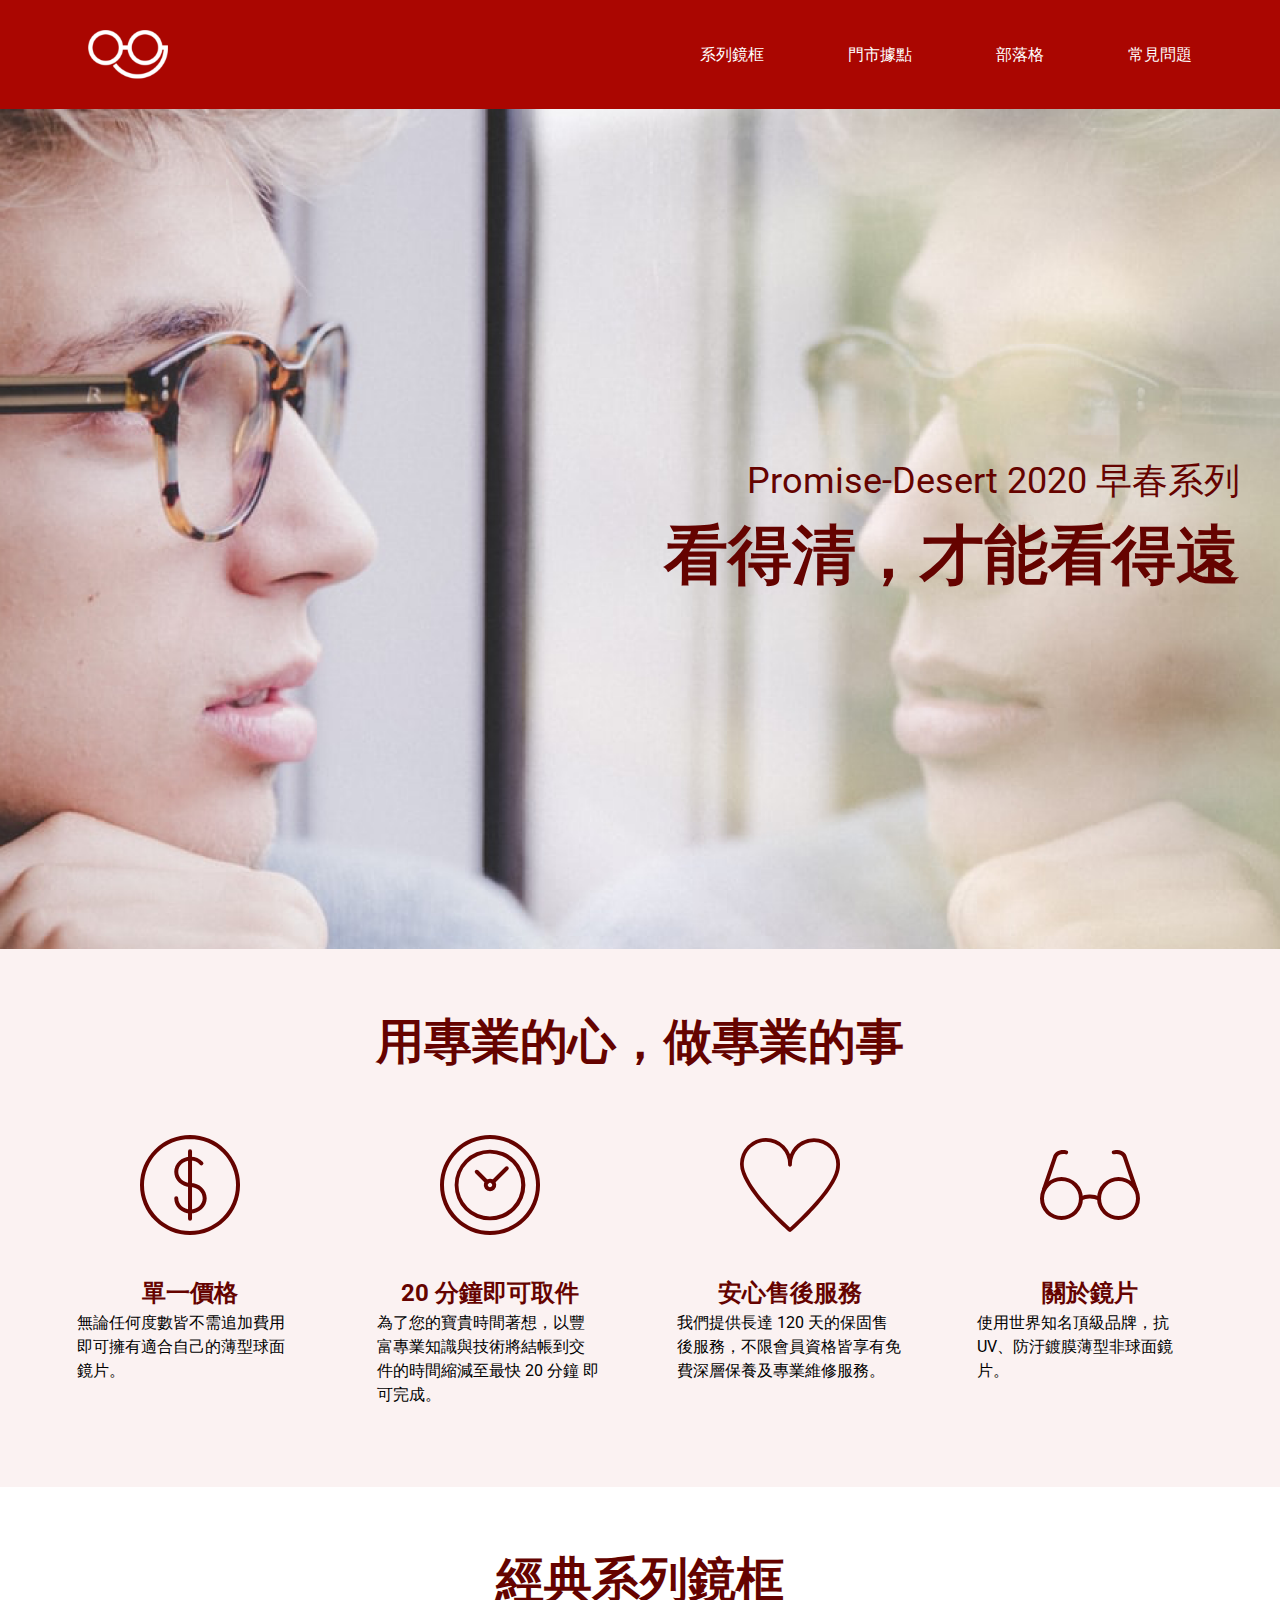
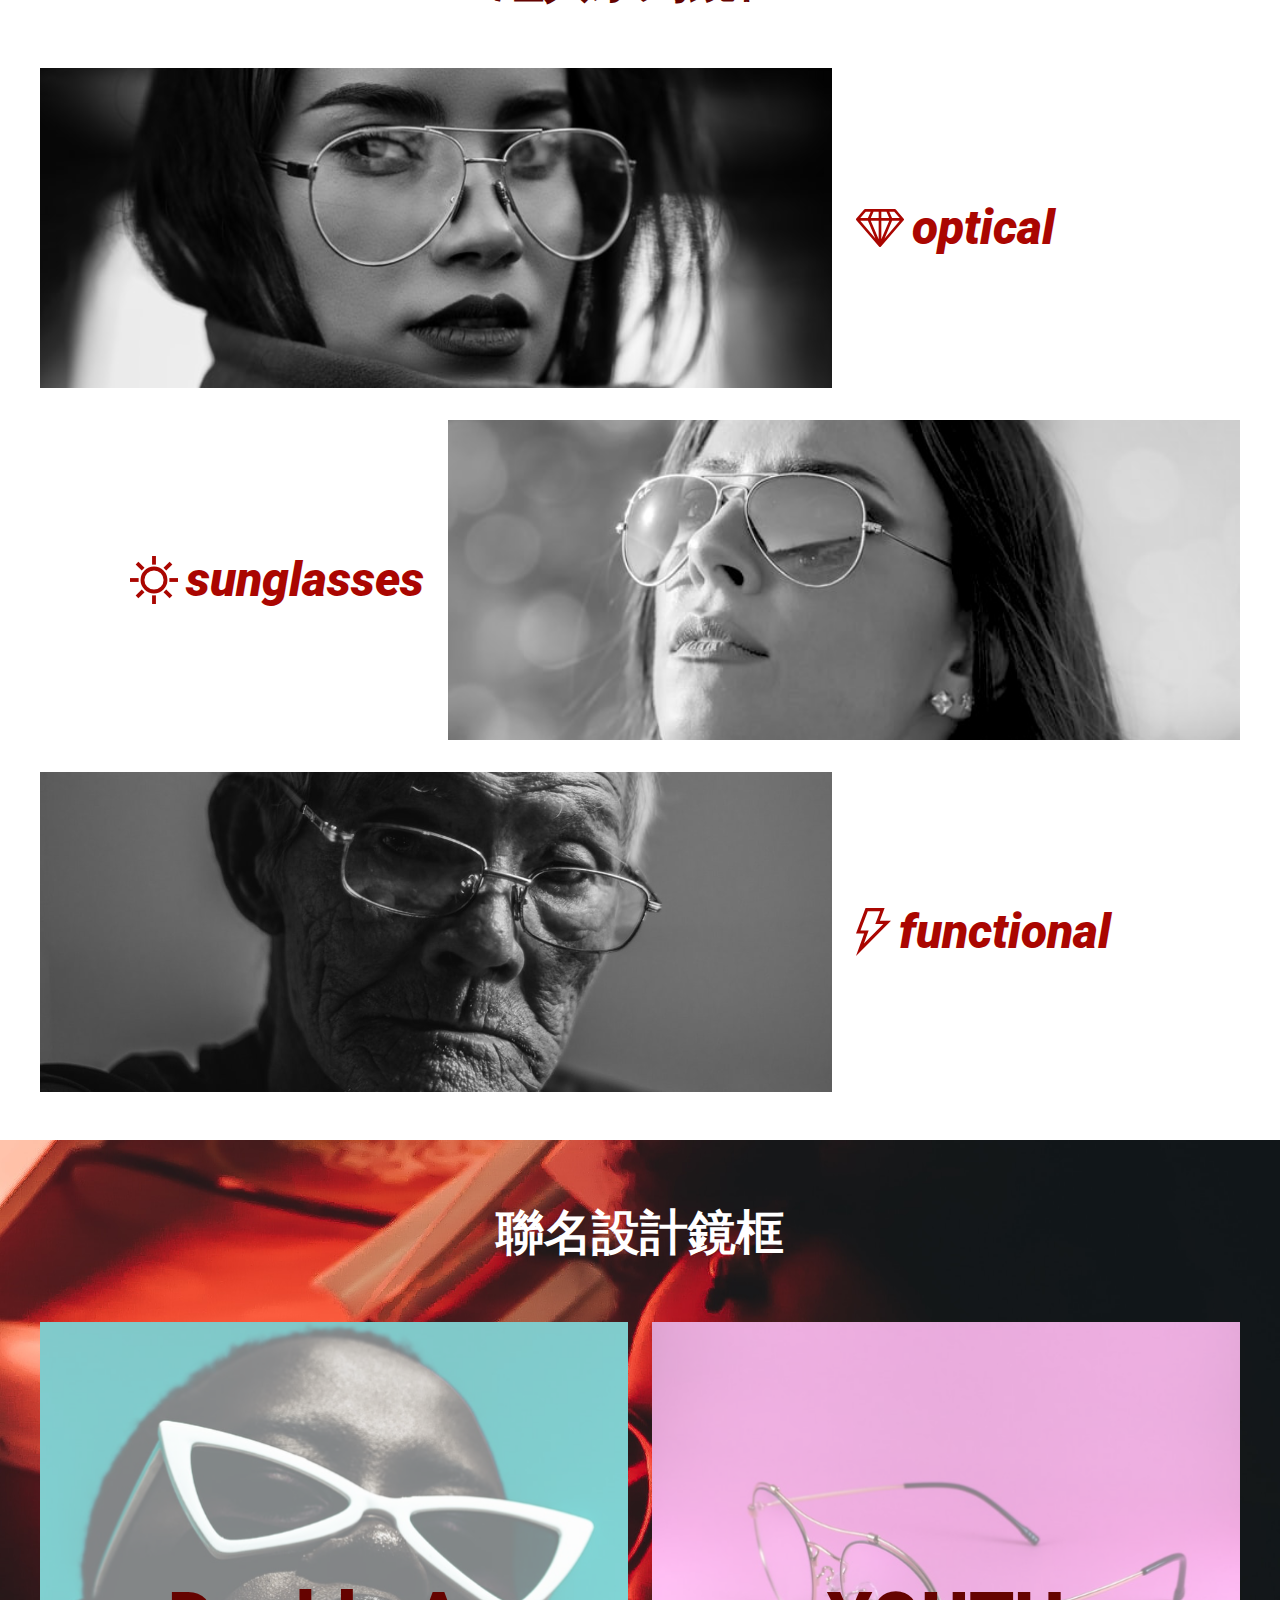
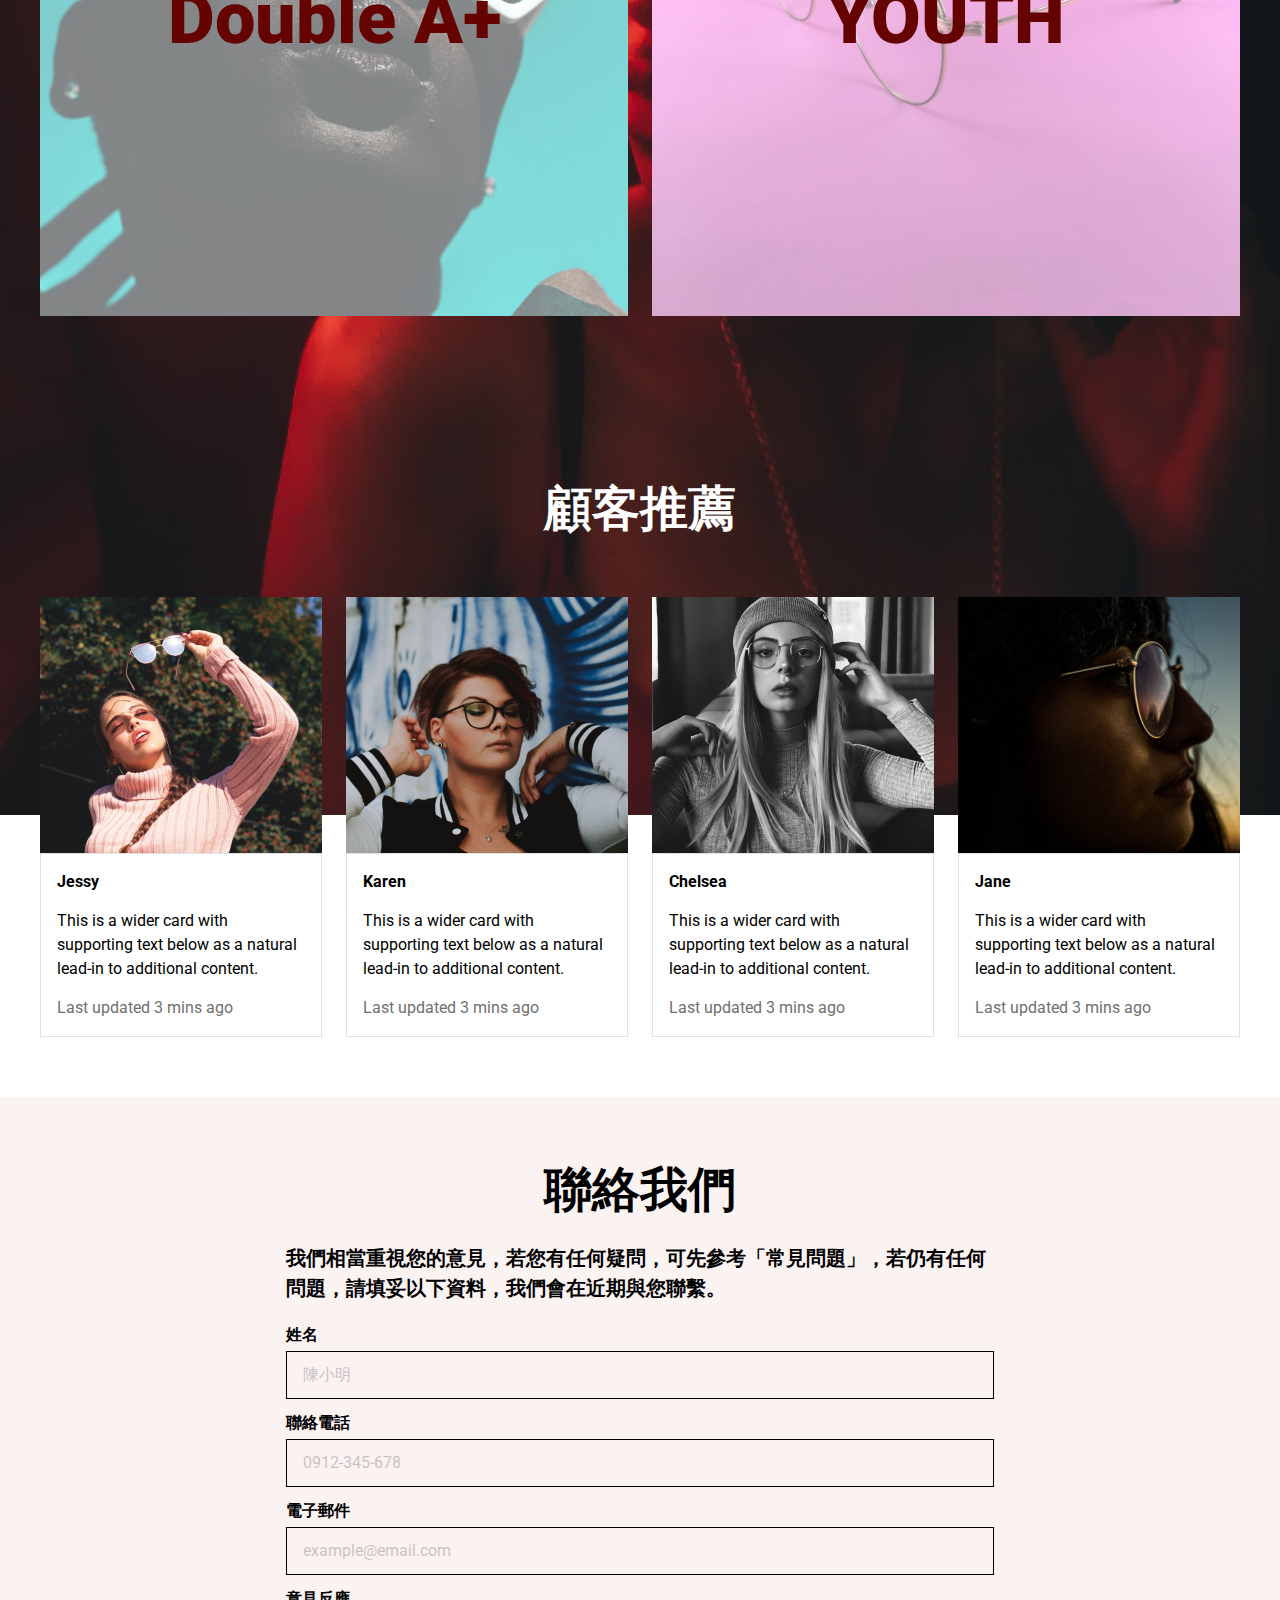
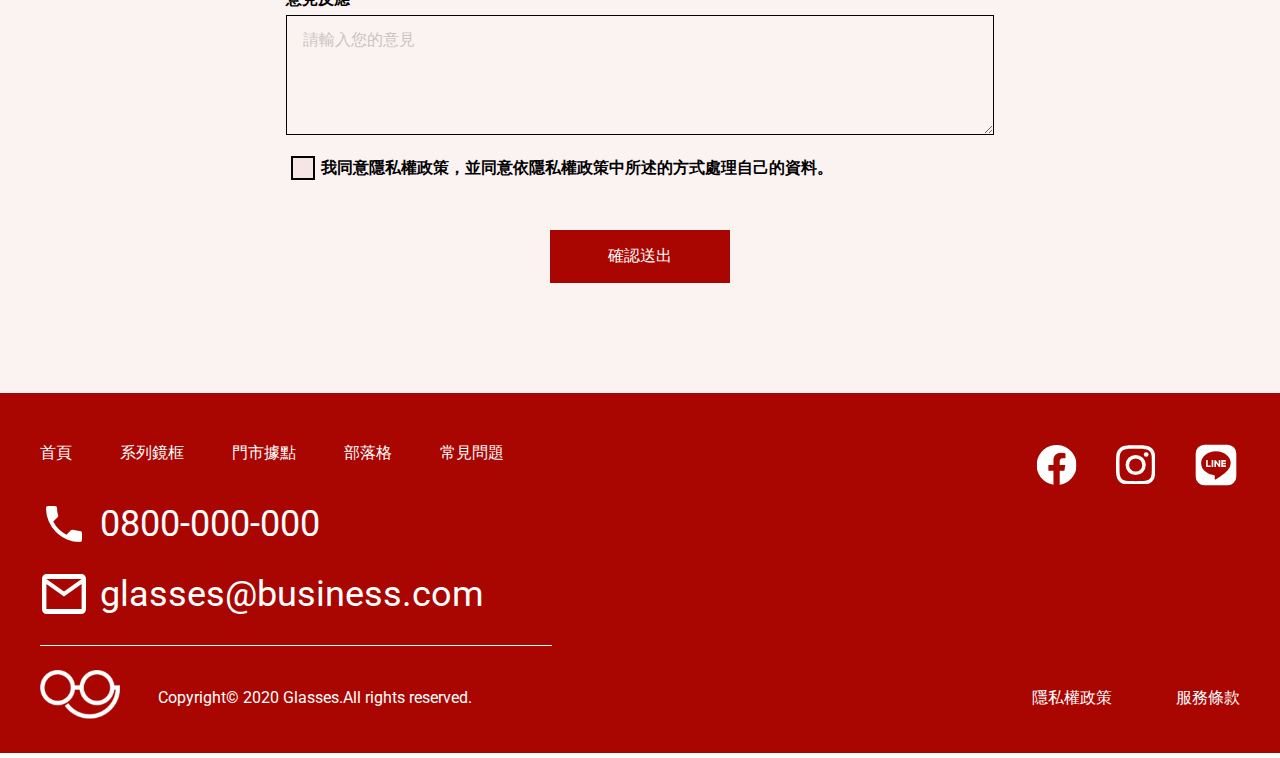
<file: index.html>
<!DOCTYPE html>
<html lang="en">

<head>
  <meta charset="UTF-8">
  <meta name="viewport" content="width=device-width, initial-scale=1.0">
  <meta http-equiv="X-UA-Compatible" content="ie=edge">
  <link rel="stylesheet" href="css/styles.css">
  <link href="https://fonts.googleapis.com/css2?family=Roboto:ital,wght@0,400;0,700;1,400;1,700;1,900&display=swap"
    rel="stylesheet">
  <title>glasses</title>
</head>

<body>
  <section class="navbar">
    <label class="navbar__hamburger" for="menu-slide"><img src="images/ic_ham.svg" alt=""></label>
    <h1> <a href="#">glasses</a></h1>
    <input type="checkbox" id="menu-slide">
    <ul class="navbar__menu d-flex">
      <li><a href="optical.html">系列鏡框</a></li>
      <li><a href="#">門市據點</a></li>
      <li><a href="#">部落格</a></li>
      <li><a href="#">常見問題</a></li>
    </ul>
  </section>
  <header class="banner">
    <div class="banner__inner wrap">
      <p>Promise-Desert 2020 早春系列</p>
      <h2>看得清，才能看得遠</h2>
    </div>
  </header>
  <section class="about">
    <div class="wrap">
      <h3 class="title">用專業的心，做專業的事</h3>
      <ul class="about__list d-flex">
        <li class="about__item d-flex">
          <div class="about__item__pic d-flex">
            <img src="images/iconfinder_circle-dollar_430089.svg" alt="">
          </div>
          <div class="about__item__text">
            <h5>單一價格</h5>
            <p>無論任何度數皆不需追加費用 即可擁有適合自己的薄型球面 鏡片。</p>
          </div>
        </li>
        <li class="about__item d-flex">
          <div class="about__item__pic d-flex">
            <img src="images/iconfinder_clock-1_430090.svg" alt="">
          </div>
          <div class="about__item__text">
            <h5>20 分鐘即可取件</h5>
            <p>為了您的寶貴時間著想，以豐 富專業知識與技術將結帳到交 件的時間縮減至最快 20 分鐘 即可完成。</p>
          </div>
        </li>
        <li class="about__item d-flex">
          <div class="about__item__pic d-flex">
            <img src="images/iconfinder_heart_430099.svg" alt="">
          </div>
          <div class="about__item__text">
            <h5>安心售後服務</h5>
            <p>我們提供長達 120 天的保固售後服務，不限會員資格皆享有免費深層保養及專業維修服務。</p>
          </div>
        </li>
        <li class="about__item d-flex">
          <div class="about__item__pic d-flex">
            <img src="images/iconfinder_glasses_430098 (1).svg" alt="">
          </div>
          <div class="about__item__text">
            <h5>關於鏡片</h5>
            <p>使用世界知名頂級品牌，抗UV、防汙鍍膜薄型非球面鏡片。</p>
          </div>
        </li>
      </ul>
    </div>
  </section>
  <section class="classic wrap">
    <h3 class="title">經典系列鏡框</h3>
    <ul class="classic__list">
      <li class="classic__item d-flex">
        <div class="classic__item__pic">
          <img src="images/optical.png" alt="">
        </div>
        <div class="classic__item__text d-flex">
          <img src="images/diamond.svg" alt="" class="big">
          <img class="small" src="images/diamond-w.svg" alt="">
          <p>optical</p>
        </div>
      </li>
      <li class="classic__item reverse d-flex">
        <div class="classic__item__pic">
          <img class="original" src="images/sunglass.png" alt="">
          <img class="hover" src="images/sunglass-colorful.png" alt="">
        </div>
        <div class="classic__item__text d-flex">
          <img src="images/sun.svg" alt="" class="big">
          <img src="images/sun-w.svg" alt="" class="small">
          <p>sunglasses</p>
        </div>
      </li>
      <li class="classic__item d-flex">
        <div class="classic__item__pic">
          <img src="images/functional.png" alt="">
        </div>
        <div class="classic__item__text d-flex">
          <img src="images/lightning.svg" alt="lightning" class="big">
          <img src="images/lightning-w.svg" alt="lightning" class="small">
          <p>functional</p>
        </div>
      </li>
    </ul>
  </section>
  <section class="coBranding">
    <div class="wrap">
      <h3 class="title">聯名設計鏡框</h3>
      <ul class="coBranding__series">
        <li>
          <div class="coBranding__series__con" style="background-image:url(images/doublea+.png)">
            <p>Double A+</p>
            <a href="#"></a>
          </div>
        </li>
        <li>
          <div class="coBranding__series__con" style="background-image:url(images/youth.png)">
            <p>YOUTH</p>
            <a href="#"></a>
          </div>
        </li>
      </ul>
    </div>
  </section>
  <section class="recommend">
    <div class="wrap">
      <h3 class="title">顧客推薦</h3>
      <ul class="recommend__list">
        <li class="recommend__item">
          <div class="recommend__item__pic" style="background-image:url(images/jessy2x.png)"></div>
          <div class="recommend__item__text">
            <h5>Jessy</h5>
            <p>This is a wider card with supporting text below as a natural lead-in to additional content.
            </p>
            <p>Last updated 3 mins ago</p>
          </div>
        </li>
        <li class="recommend__item">
          <div class="recommend__item__pic" style="background-image:url(images/karen2x.png)"></div>
          <div class="recommend__item__text">
            <h5>Karen</h5>
            <p>This is a wider card with supporting text below as a natural lead-in to additional content.
            </p>
            <p>Last updated 3 mins ago</p>
          </div>
        </li>
        <li class="recommend__item">
          <div class="recommend__item__pic" style="background-image:url(images/chelsea2x.png)"></div>
          <div class="recommend__item__text">
            <h5>Chelsea</h5>
            <p>This is a wider card with supporting text below as a natural lead-in to additional content.
            </p>
            <p>Last updated 3 mins ago</p>
          </div>
        </li>
        <li class="recommend__item">
          <div class="recommend__item__pic" style="background-image:url(images/jane2x.png)"></div>
          <div class="recommend__item__text">
            <h5>Jane</h5>
            <p>This is a wider card with supporting text below as a natural lead-in to additional content.
            </p>
            <p>Last updated 3 mins ago</p>
          </div>
        </li>
      </ul>
    </div>
  </section>
  <section class="contact">
    <form>
      <div class="wrap">
        <div class="contact__inner">
          <h3 class="title">聯絡我們</h3>
          <p>我們相當重視您的意見，若您有任何疑問，可先參考「常見問題」，若仍有任何問題，請填妥以下資料，我們會在近期與您聯繫。</p>
          <div class="contact__group">
            <label for="name">姓名</label>
            <input type="text" placeholder="陳小明" id="name">
            <label for="tele">聯絡電話</label>
            <input type="text" placeholder="0912-345-678" id="tele">
            <label for="email">電子郵件</label>
            <input type="text" placeholder="example@email.com" id="email">
            <label for="opinion">意見反應</label>
            <textarea placeholder="請輸入您的意見" rows="5" name="opinion"></textarea>
            <label for="agree" class="contact__group-fz">
              <input type="checkbox" id="agree">
              <span>我同意隱私權政策，並同意依隱私權政策中所述的方式處理自己的資料。</span>
            </label>
          </div>
          <div class="contact__btn">
            <button>確認送出</button>
          </div>
        </div>
      </div>
    </form>
  </section>

  <footer class="footer">
    <div class="footer__inner wrap d-flex">
      <div class="footer__main d-flex">
        <div class="footer__main__left">
          <ul class="footer__main__menu d-flex">
            <li><a href="#">首頁</a></li>
            <li><a href="#">系列鏡框</a></li>
            <li><a href="#">門市據點</a></li>
            <li><a href="#">部落格</a></li>
            <li><a href="#">常見問題</a></li>
          </ul>
          <ul class="footer__main__contact">
            <li>
              <a class="d-flex" href="tel:0800-000-000"><span class="d-flex"><img src="images/ic_phone_48px.svg"
                    alt=""></span>0800-000-000</a>
            </li>
            <li>
              <a class="d-flex" href="mailto:glasses@business.com"><span class="d-flex"><img
                    src="images/ic_mail_outline_24px.svg" alt=""></span>glasses@business.com</a>
            </li>
          </ul>
        </div>
        <ul class="footer__main__SocialMedia d-flex">
          <li><a href="#"><img src="images/ic_social_fb.svg" alt=""></a></li>
          <li><a href="#"><img src="images/ic_social_ig.svg" alt=""></a></li>
          <li><a href="#"><img src="images/ic_social_line.svg" alt=""></a></li>
        </ul>
      </div>
      <div class="footer__bottom d-flex">
        <div class="footer__bottom__logo">
          <a href="#"><img src="images/logo-new.png" alt=""></a>
        </div>
        <div class="footer__bottom__text d-flex">
          <p>Copyright© 2020 Glasses.All rights reserved.</p>
          <ul class="footer__bottom__terms d-flex">
            <li><a href="#">隱私權政策</a></li>
            <li><a href="#">服務條款</a></li>
          </ul>
        </div>
      </div>
    </div>
  </footer>
</body>
</file>
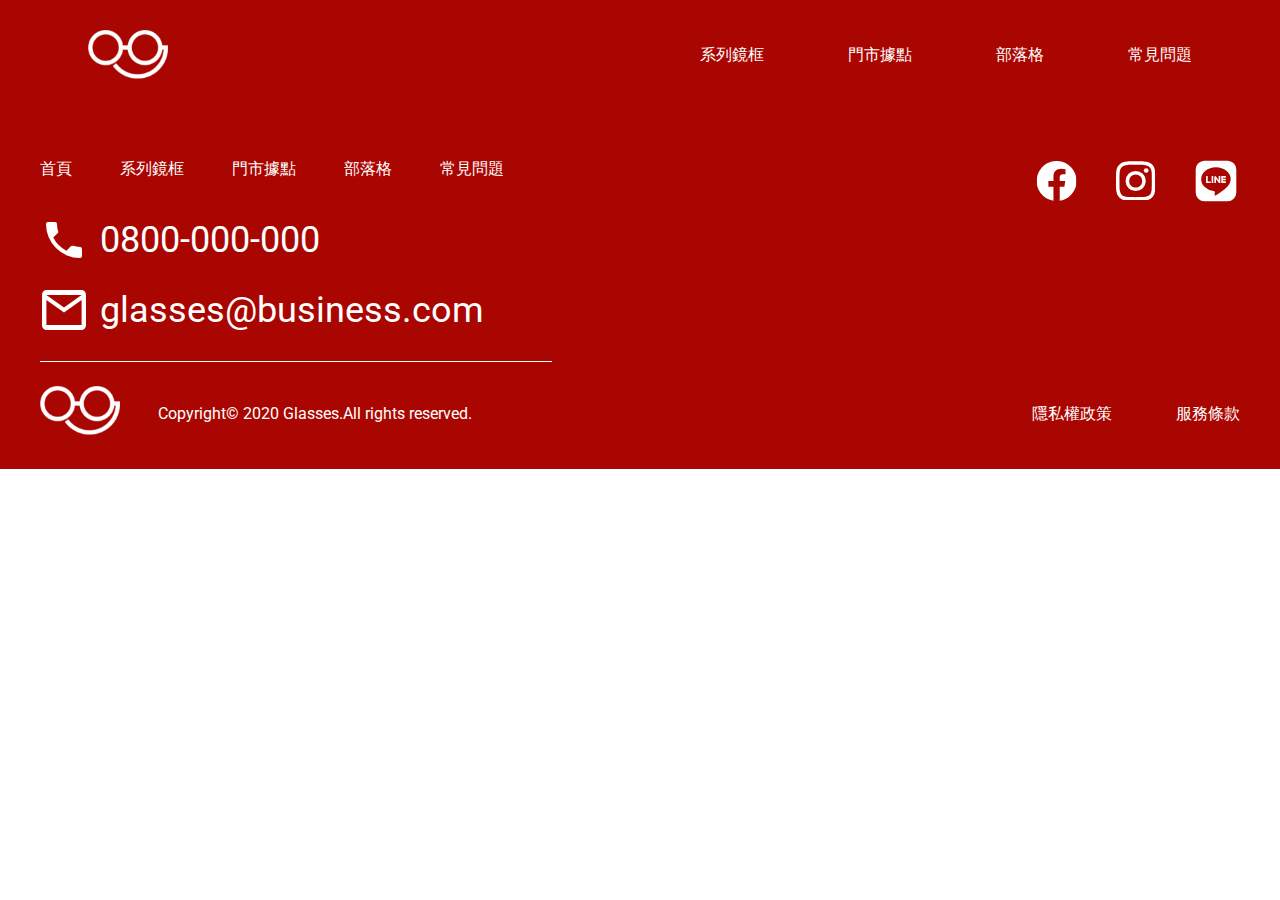
<file: layout.html>
<!DOCTYPE html>
<html lang="en">

<head>
  <meta charset="UTF-8">
  <meta name="viewport" content="width=device-width, initial-scale=1.0">
  <meta http-equiv="X-UA-Compatible" content="ie=edge">
  <link rel="stylesheet" href="css/styles.css">
  <link href="https://fonts.googleapis.com/css2?family=Roboto:ital,wght@0,400;0,700;1,400;1,700;1,900&display=swap"
    rel="stylesheet">
  <title>glasses</title>
</head>

<body>
  <section class="navbar">
    <label class="navbar__hamburger" for="menu-slide"><img src="images/ic_ham.svg" alt=""></label>
    <h1> <a href="#">glasses</a></h1>
    <input type="checkbox" id="menu-slide">
    <ul class="navbar__menu d-flex">
      <li><a href="#">系列鏡框</a></li>
      <li><a href="#">門市據點</a></li>
      <li><a href="#">部落格</a></li>
      <li><a href="#">常見問題</a></li>
    </ul>
  </section>
  <footer class="footer">
    <div class="footer__inner wrap d-flex">
      <div class="footer__main d-flex">
        <div class="footer__main__left">
          <ul class="footer__main__menu d-flex">
            <li><a href="#">首頁</a></li>
            <li><a href="#">系列鏡框</a></li>
            <li><a href="#">門市據點</a></li>
            <li><a href="#">部落格</a></li>
            <li><a href="#">常見問題</a></li>
          </ul>
          <ul class="footer__main__contact">
            <li>
              <a class="d-flex" href="tel:0800-000-000"><span class="d-flex"><img src="images/ic_phone_48px.svg"
                    alt=""></span>0800-000-000</a>
            </li>
            <li>
              <a class="d-flex" href="mailto:glasses@business.com"><span class="d-flex"><img
                    src="images/ic_mail_outline_24px.svg" alt=""></span>glasses@business.com</a>
            </li>
          </ul>
        </div>
        <ul class="footer__main__SocialMedia d-flex">
          <li><a href="#"><img src="images/ic_social_fb.svg" alt=""></a></li>
          <li><a href="#"><img src="images/ic_social_ig.svg" alt=""></a></li>
          <li><a href="#"><img src="images/ic_social_line.svg" alt=""></a></li>
        </ul>
      </div>
      <div class="footer__bottom d-flex">
        <div class="footer__bottom__logo">
          <a href="#"><img src="images/logo-new.png" alt=""></a>
        </div>
        <div class="footer__bottom__text d-flex">
          <p>Copyright© 2020 Glasses.All rights reserved.</p>
          <ul class="footer__bottom__terms d-flex">
            <li><a href="#">隱私權政策</a></li>
            <li><a href="#">服務條款</a></li>
          </ul>
        </div>
      </div>
    </div>
  </footer>
</body>
</file>
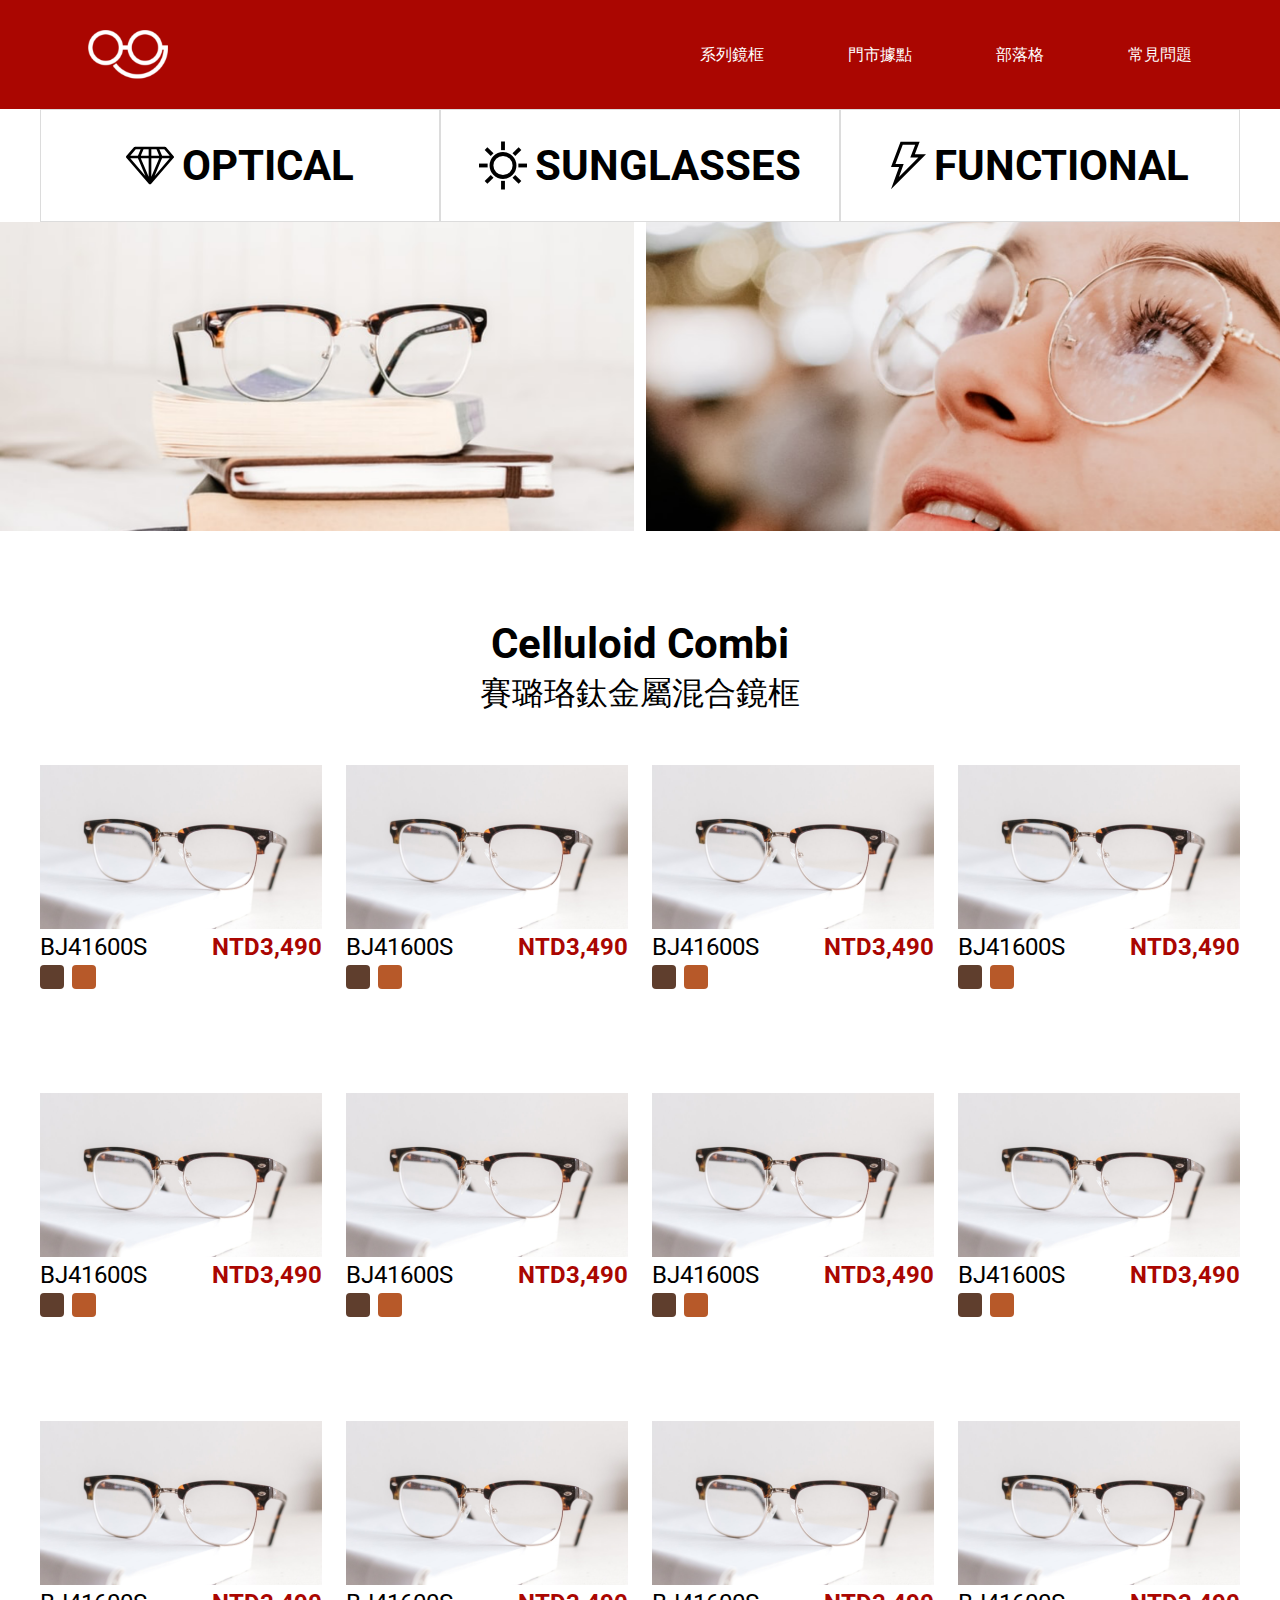
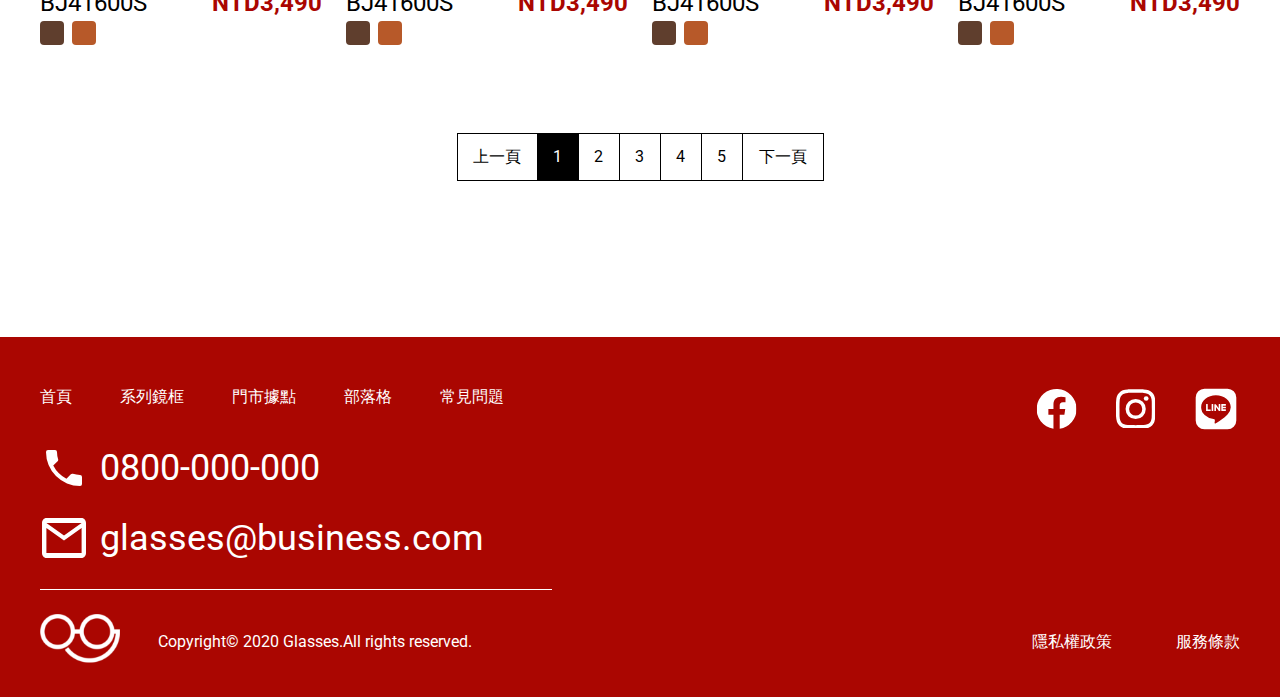
<file: optical.html>
<!DOCTYPE html>
<html lang="en">

<head>
  <meta charset="UTF-8">
  <meta name="viewport" content="width=device-width, initial-scale=1.0">
  <meta http-equiv="X-UA-Compatible" content="ie=edge">
  <link rel="stylesheet" href="css/styles.css">
  <link href="https://fonts.googleapis.com/css2?family=Roboto:ital,wght@0,400;0,700;1,400;1,700;1,900&display=swap"
    rel="stylesheet">
  <title>series</title>
</head>

<body>
  <nav class="navbar">
    <label class="navbar__hamburger" for="menu-slide"><img src="images/ic_ham.svg" alt=""></label>
    <h1> <a href="#">glasses</a></h1>
    <input type="checkbox" id="menu-slide">
    <ul class="navbar__menu d-flex">
      <li><a href="#">系列鏡框</a></li>
      <li><a href="#">門市據點</a></li>
      <li><a href="#">部落格</a></li>
      <li><a href="#">常見問題</a></li>
    </ul>
  </nav>
  <header class="series">
    <ul class="seriesMenu d-flex">
      <li class="seriesMenu__item d-flex"><a href="#"><img src="images/iconfinder_44_2529968.svg"
            alt="optical">OPTICAL</a>
      </li>
      <li class="seriesMenu__item d-flex"><a href="#"><img src="images/Layer_1.svg"
            alt="sunglasses"><span>SUNGLASSES</span></a></li>
      <li class="seriesMenu__item d-flex"><a href="#"><img src="images/Page-1.svg"
            alt="functional"><span>FUNCTIONAL</span></a></li>
    </ul>
    <ul class="seriesPic d-flex">
      <li class="seriesPic__item" style="background-image: url(images/optical-banner1-2x.png);"></li>
      <li class="seriesPic__item"></li>
    </ul>
  </header>
  <section class="Celluloid wrap">
    <h4 class="Celluloid__title">Celluloid Combi</h4>
    <p class="Celluloid__subtitle">賽璐珞鈦金屬混合鏡框</p>
    <ul class="Celluloid__card d-flex">
      <li class="card">
        <div class="card__pic" style="background-image: url(images/bj41600s-1-2x.png);"></div>
        <div class="card__txt">
          <p class="d-flex">BJ41600S<span>NTD3,490</span></p>
          <ul class="card__colorbox d-flex">
            <li></li>
            <li></li>
          </ul>
        </div>
      </li>
      <li class="card">
        <div class="card__pic" style="background-image: url(images/bj41600s-1-2x.png);"></div>
        <div class="card__txt">
          <p class="d-flex">BJ41600S<span>NTD3,490</span></p>
          <ul class="card__colorbox d-flex">
            <li></li>
            <li></li>
          </ul>
        </div>
      </li>
      <li class="card">
        <div class="card__pic" style="background-image: url(images/bj41600s-1-2x.png);"></div>
        <div class="card__txt">
          <p class="d-flex">BJ41600S<span>NTD3,490</span></p>
          <ul class="card__colorbox d-flex">
            <li></li>
            <li></li>
          </ul>
        </div>
      </li>
      <li class="card">
        <div class="card__pic" style="background-image: url(images/bj41600s-1-2x.png);"></div>
        <div class="card__txt">
          <p class="d-flex">BJ41600S<span>NTD3,490</span></p>
          <ul class="card__colorbox d-flex">
            <li></li>
            <li></li>
          </ul>
        </div>
      </li>
      <li class="card">
        <div class="card__pic" style="background-image: url(images/bj41600s-1-2x.png);"></div>
        <div class="card__txt">
          <p class="d-flex">BJ41600S<span>NTD3,490</span></p>
          <ul class="card__colorbox d-flex">
            <li></li>
            <li></li>
          </ul>
        </div>
      </li>
      <li class="card">
        <div class="card__pic" style="background-image: url(images/bj41600s-1-2x.png);"></div>
        <div class="card__txt">
          <p class="d-flex">BJ41600S<span>NTD3,490</span></p>
          <ul class="card__colorbox d-flex">
            <li></li>
            <li></li>
          </ul>
        </div>
      </li>
      <li class="card">
        <div class="card__pic" style="background-image: url(images/bj41600s-1-2x.png);"></div>
        <div class="card__txt">
          <p class="d-flex">BJ41600S<span>NTD3,490</span></p>
          <ul class="card__colorbox d-flex">
            <li></li>
            <li></li>
          </ul>
        </div>
      </li>
      <li class="card">
        <div class="card__pic" style="background-image: url(images/bj41600s-1-2x.png);"></div>
        <div class="card__txt">
          <p class="d-flex">BJ41600S<span>NTD3,490</span></p>
          <ul class="card__colorbox d-flex">
            <li></li>
            <li></li>
          </ul>
        </div>
      </li>
      <li class="card">
        <div class="card__pic" style="background-image: url(images/bj41600s-1-2x.png);"></div>
        <div class="card__txt">
          <p class="d-flex">BJ41600S<span>NTD3,490</span></p>
          <ul class="card__colorbox d-flex">
            <li></li>
            <li></li>
          </ul>
        </div>
      </li>
      <li class="card">
        <div class="card__pic" style="background-image: url(images/bj41600s-1-2x.png);"></div>
        <div class="card__txt">
          <p class="d-flex">BJ41600S<span>NTD3,490</span></p>
          <ul class="card__colorbox d-flex">
            <li></li>
            <li></li>
          </ul>
        </div>
      </li>
      <li class="card">
        <div class="card__pic" style="background-image: url(images/bj41600s-1-2x.png);"></div>
        <div class="card__txt">
          <p class="d-flex">BJ41600S<span>NTD3,490</span></p>
          <ul class="card__colorbox d-flex">
            <li></li>
            <li></li>
          </ul>
        </div>
      </li>
      <li class="card">
        <div class="card__pic" style="background-image: url(images/bj41600s-1-2x.png);"></div>
        <div class="card__txt">
          <p class="d-flex">BJ41600S<span>NTD3,490</span></p>
          <ul class="card__colorbox d-flex">
            <li></li>
            <li></li>
          </ul>
        </div>
      </li>
    </ul>
    <ul class="Celluloid__page d-flex">
      <li><a class="d-flex" href="#">上一頁</a></li>
      <li><a class="d-flex active" href="#">1</a></li>
      <li><a class="d-flex" href="#">2</a></li>
      <li><a class="d-flex" href="#">3</a></li>
      <li><a class="d-flex" href="#">4</a></li>
      <li><a class="d-flex" href="#">5</a></li>
      <li><a class="d-flex" href="#">下一頁</a></li>
    </ul>
  </section>

  <footer class="footer">
    <div class="footer__inner wrap d-flex">
      <div class="footer__main d-flex">
        <div class="footer__main__left">
          <ul class="footer__main__menu d-flex">
            <li><a href="#">首頁</a></li>
            <li><a href="#">系列鏡框</a></li>
            <li><a href="#">門市據點</a></li>
            <li><a href="#">部落格</a></li>
            <li><a href="#">常見問題</a></li>
          </ul>
          <ul class="footer__main__contact">
            <li>
              <a class="d-flex" href="tel:0800-000-000"><span class="d-flex"><img src="images/ic_phone_48px.svg"
                    alt=""></span>0800-000-000</a>
            </li>
            <li>
              <a class="d-flex" href="mailto:glasses@business.com"><span class="d-flex"><img
                    src="images/ic_mail_outline_24px.svg" alt=""></span>glasses@business.com</a>
            </li>
          </ul>
        </div>
        <ul class="footer__main__SocialMedia d-flex">
          <li><a href="#"><img src="images/ic_social_fb.svg" alt=""></a></li>
          <li><a href="#"><img src="images/ic_social_ig.svg" alt=""></a></li>
          <li><a href="#"><img src="images/ic_social_line.svg" alt=""></a></li>
        </ul>
      </div>
      <div class="footer__bottom d-flex">
        <div class="footer__bottom__logo">
          <a href="#"><img src="images/logo-new.png" alt=""></a>
        </div>
        <div class="footer__bottom__text d-flex">
          <p>Copyright© 2020 Glasses.All rights reserved.</p>
          <ul class="footer__bottom__terms d-flex">
            <li><a href="#">隱私權政策</a></li>
            <li><a href="#">服務條款</a></li>
          </ul>
        </div>
      </div>
    </div>
  </footer>
</body>
</file>
<file: css/styles.css>
/*-------------------------
        R E S E T
-------------------------*/
html, body, div, span, object, iframe,
h1, h2, h3, h4, h5, h6, p, blockquote, pre,
abbr, address, cite, code,
del, dfn, em, img, ins, kbd, q, samp,
small, strong, sub, sup, var,
b, i,
dl, dt, dd, ol, ul, li,
fieldset, form, label, legend,
table, caption, tbody, tfoot, thead, tr, th, td,
article, aside, canvas, details, figcaption, figure,
footer, header, hgroup, menu, nav, section, summary,
time, mark, audio, video {
  margin: 0;
  padding: 0;
  border: 0;
  outline: 0;
  font-size: 100%;
  vertical-align: baseline;
  background: transparent; }

body {
  line-height: 1; }

article, aside, details, figcaption, figure,
footer, header, hgroup, menu, nav, section {
  display: block; }

ul, ol {
  list-style: none; }

a {
  margin: 0;
  padding: 0;
  font-size: 100%;
  vertical-align: baseline;
  background: transparent;
  text-decoration: none; }

blockquote, q {
  quotes: none; }
  blockquote:before, blockquote:after, q:before, q:after {
    content: '';
    content: none; }

ins {
  text-decoration: none; }

table {
  border-collapse: collapse;
  border-spacing: 0; }

hr {
  display: block;
  height: 1px;
  border: 0;
  border-top: 1px solid #cccccc;
  margin: 1em 0;
  padding: 0; }

input, select {
  vertical-align: middle; }

* {
  outline: none; }

/*-------------------------
        R E S E T END
-------------------------*/
*, *:before, *:after {
  -webkit-box-sizing: border-box;
          box-sizing: border-box; }

body {
  font-family: -apple-system, BlinkMacSystemFont,'Roboto','Microsoft JhengHei', sans-serif;
  line-height: 1.5; }

.d-flex {
  display: -webkit-box;
  display: -ms-flexbox;
  display: flex; }

.wrap {
  max-width: 1224px;
  margin: 0 auto;
  padding-left: 12px;
  padding-right: 12px; }
  @media (max-width: 992px) {
    .wrap {
      padding-left: 48px;
      padding-right: 48px; } }
  @media (max-width: 767px) {
    .wrap {
      padding-left: 12px;
      padding-right: 12px; } }

.title {
  font-size: 48px;
  font-weight: bold;
  text-align: center;
  line-height: 1.2; }
  @media (max-width: 992px) {
    .title {
      font-size: 32px; } }
  @media (max-width: 480px) {
    .title {
      font-size: 24px; } }

.navbar {
  background-color: #AA0601;
  padding: 30px 88px;
  display: -webkit-box;
  display: -ms-flexbox;
  display: flex;
  position: relative;
  -webkit-box-pack: justify;
      -ms-flex-pack: justify;
          justify-content: space-between;
  -webkit-box-align: center;
      -ms-flex-align: center;
          align-items: center; }
  .navbar #menu-slide {
    position: absolute;
    opacity: 0; }
  .navbar #menu-slide:checked + .navbar__menu {
    -webkit-transform: translateX(0);
        -ms-transform: translateX(0);
            transform: translateX(0); }
  @media (max-width: 992px) {
    .navbar {
      padding: 30px 48px; } }
  @media (max-width: 576px) {
    .navbar {
      padding: 10px 16px;
      -webkit-box-orient: vertical;
      -webkit-box-direction: normal;
          -ms-flex-direction: column;
              flex-direction: column; } }
  .navbar__hamburger {
    display: none;
    position: absolute;
    left: 16px; }
    @media (max-width: 576px) {
      .navbar__hamburger {
        display: inline-block; } }
  .navbar h1 {
    font-size: 100px;
    background-image: url(../images/logo-new.png);
    width: 80px;
    height: 49px;
    text-indent: 101%;
    white-space: nowrap;
    overflow: hidden; }
    @media (max-width: 576px) {
      .navbar h1 {
        width: 48px;
        height: 30px;
        background-size: cover;
        background-position: center center; } }
    .navbar h1 a {
      display: block;
      width: 100%;
      height: 100%; }
  .navbar__menu {
    width: 492px;
    -webkit-box-pack: justify;
        -ms-flex-pack: justify;
            justify-content: space-between; }
    @media (max-width: 992px) {
      .navbar__menu {
        width: 420px; } }
    @media (max-width: 576px) {
      .navbar__menu {
        width: 100%;
        display: block;
        position: absolute;
        -webkit-transform: translateX(-100%);
            -ms-transform: translateX(-100%);
                transform: translateX(-100%);
        background-color: #AA0601;
        top: 50px;
        left: 0;
        text-align: center; }
        .navbar__menu li {
          padding: 16px 0 16px 0;
          border-top: 1px solid #fff; } }
    .navbar__menu a {
      color: #ffffff;
      position: relative; }
    .navbar__menu a::before {
      content: '';
      position: absolute;
      height: 1px;
      background-color: #fff;
      left: 50%;
      right: 50%;
      bottom: -5px;
      -webkit-transition: 0.3s;
      -o-transition: 0.3s;
      transition: 0.3s; }
    .navbar__menu a:hover::before {
      left: 0;
      right: 0; }

.footer {
  background-color: #AA0601;
  color: #ffff;
  padding: 48px 0 27px 0; }
  .footer a {
    color: #ffff; }
  .footer__inner {
    -webkit-box-orient: vertical;
    -webkit-box-direction: normal;
        -ms-flex-direction: column;
            flex-direction: column; }
  .footer__main {
    -webkit-box-pack: justify;
        -ms-flex-pack: justify;
            justify-content: space-between; }
    .footer__main__menu {
      font-size: 16px;
      -webkit-box-pack: justify;
          -ms-flex-pack: justify;
              justify-content: space-between;
      margin-bottom: 32px; }
      @media (max-width: 767px) {
        .footer__main__menu {
          display: none; } }
      .footer__main__menu li {
        margin-right: 48px; }
        @media (max-width: 992px) {
          .footer__main__menu li {
            margin-right: 40px; } }
        .footer__main__menu li a {
          position: relative; }
        .footer__main__menu li a::before {
          content: '';
          position: absolute;
          height: 1px;
          background-color: #fff;
          left: 50%;
          right: 50%;
          bottom: -5px;
          -webkit-transition: 0.3s;
          -o-transition: 0.3s;
          transition: 0.3s; }
        .footer__main__menu li a:hover::before {
          left: 0;
          right: 0; }
    .footer__main__SocialMedia li ~ li {
      margin-left: 32px; }
      @media (max-width: 992px) {
        .footer__main__SocialMedia li ~ li {
          margin-left: 24px; } }
    .footer__main__SocialMedia img {
      width: 48px;
      height: 48px; }
      @media (max-width: 992px) {
        .footer__main__SocialMedia img {
          width: 24px;
          height: 24px; } }
  .footer__main__contact {
    font-size: 36px;
    padding-bottom: 8px;
    border-bottom: 1px solid #ffff;
    margin-bottom: 24px;
    white-space: nowrap; }
    @media (max-width: 992px) {
      .footer__main__contact {
        font-size: 20px; } }
    @media (max-width: 480px) {
      .footer__main__contact {
        font-size: 16px; } }
    .footer__main__contact a {
      margin-bottom: 16px; }
    .footer__main__contact span {
      -webkit-box-pack: center;
          -ms-flex-pack: center;
              justify-content: center;
      -webkit-box-align: center;
          -ms-flex-align: center;
              align-items: center;
      width: 48px;
      margin-right: 12px; }
      @media (max-width: 992px) {
        .footer__main__contact span {
          width: 32px; } }
    .footer__main__contact li:first-child img {
      width: 75%; }
    .footer__main__contact li:last-child img {
      width: 100%; }
  @media (max-width: 767px) {
    .footer__bottom {
      -webkit-box-orient: horizontal;
      -webkit-box-direction: reverse;
          -ms-flex-direction: row-reverse;
              flex-direction: row-reverse; } }
  .footer__bottom__logo {
    margin-right: 38px; }
    @media (max-width: 992px) {
      .footer__bottom__logo {
        display: none; } }
    @media (max-width: 576px) {
      .footer__bottom__logo {
        display: block;
        width: 46px;
        -ms-flex-item-align: end;
            align-self: flex-end;
        margin-right: 0; }
        .footer__bottom__logo img {
          width: 100%; } }
  .footer__bottom__text {
    width: 100%;
    -webkit-box-pack: justify;
        -ms-flex-pack: justify;
            justify-content: space-between;
    -webkit-box-align: center;
        -ms-flex-align: center;
            align-items: center; }
    @media (max-width: 576px) {
      .footer__bottom__text {
        -webkit-box-orient: vertical;
        -webkit-box-direction: normal;
            -ms-flex-direction: column;
                flex-direction: column;
        -webkit-box-align: start;
            -ms-flex-align: start;
                align-items: flex-start;
        font-size: 14px; } }
  @media (max-width: 576px) {
    .footer__bottom__terms {
      -webkit-box-orient: vertical;
      -webkit-box-direction: normal;
          -ms-flex-direction: column;
              flex-direction: column;
      -webkit-box-align: start;
          -ms-flex-align: start;
              align-items: flex-start; } }
  .footer__bottom__terms li {
    margin-left: 64px; }
    @media (max-width: 576px) {
      .footer__bottom__terms li {
        margin-left: 0;
        margin-top: 8px; } }

.series {
  margin-bottom: 88px; }
  @media (max-width: 992px) {
    .series {
      margin-bottom: 40px; } }
  .series .seriesMenu {
    max-width: 1200px;
    margin: 0 auto; }
    .series .seriesMenu li {
      font-size: 42px;
      font-weight: 700;
      width: 0;
      -webkit-box-flex: 1;
          -ms-flex-positive: 1;
              flex-grow: 1;
      border: 1px solid #DCDCDC; }
      @media (max-width: 992px) {
        .series .seriesMenu li {
          font-size: 28px; } }
      @media (max-width: 767px) {
        .series .seriesMenu li {
          font-size: 14px; } }
      .series .seriesMenu li a {
        color: #000000;
        display: -webkit-box;
        display: -ms-flexbox;
        display: flex;
        width: 100%;
        -webkit-box-pack: center;
            -ms-flex-pack: center;
                justify-content: center;
        padding: 24px 0 24px 0;
        position: relative; }
        @media (max-width: 992px) {
          .series .seriesMenu li a {
            padding: 16px 0 16px 0; } }
        @media (max-width: 767px) {
          .series .seriesMenu li a {
            padding: 8px 0 8px 0; } }
      .series .seriesMenu li a::before {
        content: '';
        position: absolute;
        height: 16px;
        left: 0;
        right: 0;
        bottom: 0;
        background-color: #AA0601;
        display: none; }
      .series .seriesMenu li a:hover:before {
        display: block; }
    .series .seriesMenu img {
      width: 48px;
      margin-right: 8px; }
      @media (max-width: 992px) {
        .series .seriesMenu img {
          width: 32px; } }
      @media (max-width: 767px) {
        .series .seriesMenu img {
          width: 15px; } }
    .series .seriesMenu img[alt="functional"] {
      width: 35px; }
      @media (max-width: 992px) {
        .series .seriesMenu img[alt="functional"] {
          width: 23px; } }
      @media (max-width: 767px) {
        .series .seriesMenu img[alt="functional"] {
          width: 11px; } }
  .series .seriesPic {
    -webkit-box-pack: justify;
        -ms-flex-pack: justify;
            justify-content: space-between; }
    .series .seriesPic li {
      height: 309px;
      width: 49.5%;
      background-position: center center;
      background-size: cover; }
      @media (max-width: 992px) {
        .series .seriesPic li {
          width: 50%; } }
      @media (max-width: 767px) {
        .series .seriesPic li {
          height: 144px; } }
    .series .seriesPic li:last-child {
      background-image: url(../images/optical-banner2-2x.png); }
      @media (max-width: 992px) {
        .series .seriesPic li:last-child {
          background-image: url(../images/optical-banner2-ipad-2x.png); } }

.Celluloid {
  text-align: center; }
  .Celluloid__title {
    font-size: 42px;
    line-height: 1.2; }
    @media (max-width: 992px) {
      .Celluloid__title {
        font-size: 32px; } }
    @media (max-width: 767px) {
      .Celluloid__title {
        font-size: 20px; } }
  .Celluloid__subtitle {
    font-size: 32px;
    margin-bottom: 48px; }
    @media (max-width: 992px) {
      .Celluloid__subtitle {
        font-size: 24px;
        margin-bottom: 32px; } }
    @media (max-width: 767px) {
      .Celluloid__subtitle {
        font-size: 16px;
        margin-bottom: 20px; } }
  .Celluloid__card {
    -ms-flex-wrap: wrap;
        flex-wrap: wrap;
    -webkit-box-pack: justify;
        -ms-flex-pack: justify;
            justify-content: space-between; }
    .Celluloid__card .card {
      width: 23.5%;
      margin-bottom: 104px; }
      @media (max-width: 992px) {
        .Celluloid__card .card {
          width: 48%;
          margin-bottom: 72px; } }
      @media (max-width: 576px) {
        .Celluloid__card .card {
          width: 100%;
          margin-bottom: 32px; } }
  .Celluloid__page {
    margin-top: -16px;
    margin-bottom: 156px;
    -webkit-box-pack: center;
        -ms-flex-pack: center;
            justify-content: center; }
    .Celluloid__page li {
      height: 100%;
      border: 1px solid #000;
      width: 41px;
      height: 48px; }
      .Celluloid__page li a {
        width: 100%;
        height: 100%;
        -webkit-box-pack: center;
            -ms-flex-pack: center;
                justify-content: center;
        -webkit-box-align: center;
            -ms-flex-align: center;
                align-items: center;
        color: #000000; }
        .Celluloid__page li a:hover {
          background-color: #F2F2F2; }
        .Celluloid__page li a.active {
          color: #ffff;
          background-color: #000000; }
      .Celluloid__page li:first-child, .Celluloid__page li:last-child {
        width: 81px; }
    .Celluloid__page li + li {
      border-left: none; }

.card__pic {
  height: 164px;
  background-position: center center;
  background-size: cover; }
  @media (max-width: 576px) {
    .card__pic {
      height: 166px; } }

.card__txt p {
  -webkit-box-pack: justify;
      -ms-flex-pack: justify;
          justify-content: space-between;
  font-size: 24px; }
  @media (max-width: 576px) {
    .card__txt p {
      font-size: 16px; } }
  .card__txt p span {
    color: #AA0601;
    font-weight: 700; }

.card__colorbox li {
  width: 24px;
  height: 24px;
  margin-right: 8px;
  border-radius: 4px; }
  @media (max-width: 576px) {
    .card__colorbox li {
      width: 16px;
      height: 16px; } }
  .card__colorbox li:nth-child(1) {
    background-color: #5F3E2D; }
  .card__colorbox li:nth-child(2) {
    background-color: #B75929; }

.banner {
  background-image: url(../images/banner-bg2.png);
  background-position: center center;
  background-size: cover;
  height: 840px; }
  @media (max-width: 767px) {
    .banner {
      height: 394px; } }
  .banner__inner {
    height: 100%;
    color: #650300;
    display: -webkit-box;
    display: -ms-flexbox;
    display: flex;
    -webkit-box-orient: vertical;
    -webkit-box-direction: normal;
        -ms-flex-direction: column;
            flex-direction: column;
    -webkit-box-pack: center;
        -ms-flex-pack: center;
            justify-content: center;
    -webkit-box-align: end;
        -ms-flex-align: end;
            align-items: flex-end; }
    .banner__inner p {
      font-size: 36px; }
    .banner__inner h2 {
      font-size: 64px; }
    @media (max-width: 992px) {
      .banner__inner p {
        font-size: 20px; }
      .banner__inner h2 {
        font-size: 48px; } }
    @media (max-width: 576px) {
      .banner__inner p {
        font-size: 16px; }
      .banner__inner h2 {
        font-size: 32px; } }

.about {
  background-color: #AA06010D;
  padding: 64px 0 80px 0;
  margin-bottom: 64px; }
  @media (max-width: 992px) {
    .about {
      padding: 40px 0 48px 0;
      margin-bottom: 24px; } }
  @media (max-width: 576px) {
    .about {
      padding: 32px 0 56px 0;
      margin-bottom: 24px; } }
  .about h3 {
    color: #650300;
    margin-bottom: 44px; }
    @media (max-width: 992px) {
      .about h3 {
        margin-bottom: 12px; } }
  .about__list {
    -webkit-box-pack: justify;
        -ms-flex-pack: justify;
            justify-content: space-between; }
    @media (max-width: 992px) {
      .about__list {
        -ms-flex-wrap: wrap;
            flex-wrap: wrap; } }
    @media (max-width: 576px) {
      .about__list {
        -webkit-box-pack: center;
            -ms-flex-pack: center;
                justify-content: center; } }
  .about__item {
    width: 28%;
    -webkit-box-orient: vertical;
    -webkit-box-direction: normal;
        -ms-flex-direction: column;
            flex-direction: column;
    -webkit-box-align: center;
        -ms-flex-align: center;
            align-items: center;
    padding: 20px 37px 0 37px; }
    @media (max-width: 992px) {
      .about__item {
        width: 48%;
        margin-bottom: 12px;
        padding: 20px 50px 8px 50px; }
        .about__item:nth-child(2) {
          -webkit-box-ordinal-group: -1;
              -ms-flex-order: -2;
                  order: -2; }
        .about__item:nth-child(3) {
          -webkit-box-ordinal-group: 0;
              -ms-flex-order: -1;
                  order: -1; } }
    @media (max-width: 576px) {
      .about__item {
        width: 100%;
        padding: 20px 64px 8px 64px;
        margin-bottom: 0; } }
    .about__item__pic {
      width: 100px;
      height: 100px;
      -webkit-box-align: center;
          -ms-flex-align: center;
              align-items: center;
      margin-bottom: 40px; }
      @media (max-width: 996px) {
        .about__item__pic {
          margin-bottom: 16px; } }
    .about__item__pic:hover img {
      -webkit-animation: shake .2s linear 3 alternate;
              animation: shake .2s linear 3 alternate; }

@-webkit-keyframes shake {
  0% {
    -webkit-transform: rotate(-10deg);
            transform: rotate(-10deg); }
  50% {
    -webkit-transform: rotate(10deg);
            transform: rotate(10deg); }
  100% {
    -webkit-transform: rotate(-10deg);
            transform: rotate(-10deg); } }

@keyframes shake {
  0% {
    -webkit-transform: rotate(-10deg);
            transform: rotate(-10deg); }
  50% {
    -webkit-transform: rotate(10deg);
            transform: rotate(10deg); }
  100% {
    -webkit-transform: rotate(-10deg);
            transform: rotate(-10deg); } }
    .about__item__text h5 {
      font-size: 24px;
      color: #650300;
      text-align: center; }
    .about__item__text p {
      font-size: 16px; }

.classic {
  margin-bottom: 48px; }
  @media (max-width: 992px) {
    .classic {
      margin-bottom: 40px; } }
  @media (max-width: 576px) {
    .classic {
      margin-bottom: 24px; } }
  .classic h3 {
    color: #650300;
    margin-bottom: 60px; }
    @media (max-width: 992px) {
      .classic h3 {
        margin-bottom: 32px; } }
    @media (max-width: 576px) {
      .classic h3 {
        margin-bottom: 16px; } }
  .classic__item {
    -webkit-box-align: center;
        -ms-flex-align: center;
            align-items: center;
    margin-bottom: 32px; }
    @media (max-width: 992px) {
      .classic__item {
        margin-bottom: 8px; } }
    .classic__item__pic {
      max-width: 792px; }
      @media (max-width: 992px) {
        .classic__item__pic {
          width: 60%; } }
      @media (max-width: 576px) {
        .classic__item__pic {
          width: 100%;
          position: relative; } }
      .classic__item__pic img {
        width: 100%;
        display: block; }
      .classic__item__pic .hover {
        display: none; }
    .classic__item__pic:hover .original {
      display: none; }
    .classic__item__pic:hover .hover {
      display: block; }
    .classic__item__text {
      -webkit-box-align: center;
          -ms-flex-align: center;
              align-items: center;
      padding: 24px; }
      @media (max-width: 992px) {
        .classic__item__text {
          width: 40%;
          -webkit-box-pack: center;
              -ms-flex-pack: center;
                  justify-content: center;
          padding: 0; } }
      @media (max-width: 576px) {
        .classic__item__text {
          position: absolute;
          left: 0;
          right: 0;
          margin: auto; } }
      .classic__item__text img {
        width: 48px;
        margin-right: 8px; }
        @media (max-width: 992px) {
          .classic__item__text img {
            width: 32px; } }
      .classic__item__text img[alt="lightning"] {
        width: 35px; }
        @media (max-width: 992px) {
          .classic__item__text img[alt="lightning"] {
            width: 23px; } }
      .classic__item__text .small {
        display: none; }
        @media (max-width: 576px) {
          .classic__item__text .small {
            display: block; } }
      @media (max-width: 576px) {
        .classic__item__text .big {
          display: none; } }
      .classic__item__text p {
        font-size: 48px;
        font-weight: 900;
        font-style: italic;
        color: #AA0601; }
        @media (max-width: 992px) {
          .classic__item__text p {
            font-size: 32px; } }
        @media (max-width: 767px) {
          .classic__item__text p {
            font-size: 28px; } }
        @media (max-width: 576px) {
          .classic__item__text p {
            color: #ffff; } }
  .classic .reverse {
    -webkit-box-orient: horizontal;
    -webkit-box-direction: reverse;
        -ms-flex-direction: row-reverse;
            flex-direction: row-reverse; }
    @media (max-width: 992px) {
      .classic .reverse {
        -webkit-box-orient: horizontal;
        -webkit-box-direction: normal;
            -ms-flex-direction: row;
                flex-direction: row; } }

.coBranding {
  background-image: url(../images/co-branding-bg.png);
  padding-top: 64px;
  padding-bottom: 479px; }
  @media (max-width: 992px) {
    .coBranding {
      padding-top: 40px;
      padding-bottom: 417px; } }
  @media (max-width: 576px) {
    .coBranding {
      padding-top: 24px;
      padding-bottom: 189px; } }
  .coBranding h3 {
    color: #ffff;
    margin-bottom: 60px; }
    @media (max-width: 992px) {
      .coBranding h3 {
        margin-bottom: 32px; } }
    @media (max-width: 576px) {
      .coBranding h3 {
        margin-bottom: 16px; } }
  .coBranding__series {
    display: -webkit-box;
    display: -ms-flexbox;
    display: flex;
    -webkit-box-pack: justify;
        -ms-flex-pack: justify;
            justify-content: space-between;
    -ms-flex-wrap: wrap;
        flex-wrap: wrap; }
    .coBranding__series li {
      width: 49%;
      position: relative;
      margin-bottom: 20px; }
      .coBranding__series li:before {
        content: '';
        position: absolute;
        width: 100%;
        height: 100%;
        top: 0;
        left: 0;
        background-color: rgba(255, 255, 255, 0.5); }
      @media (max-width: 576px) {
        .coBranding__series li {
          width: 100%; } }
      .coBranding__series li .coBranding__series__con {
        width: 100%;
        height: 0;
        padding-bottom: 101%;
        background-position: center center;
        background-size: cover; }
        @media (max-width: 768px) {
          .coBranding__series li .coBranding__series__con {
            width: 100%;
            padding-bottom: 87%; } }
        .coBranding__series li .coBranding__series__con p {
          font-size: 72px;
          color: #650300;
          font-weight: 900;
          position: absolute;
          top: 50%;
          -webkit-transform: translateY(-50%);
              -ms-transform: translateY(-50%);
                  transform: translateY(-50%);
          text-align: center;
          left: 0;
          right: 0;
          margin: auto; }
          @media (max-width: 992px) {
            .coBranding__series li .coBranding__series__con p {
              font-size: 48px; } }
          @media (max-width: 768px) {
            .coBranding__series li .coBranding__series__con p {
              font-size: 32px; } }
          .coBranding__series li .coBranding__series__con p a {
            position: absolute;
            width: 100%;
            height: 100%;
            top: 0;
            bottom: 0; }

.recommend {
  margin-top: -335px;
  margin-bottom: 60px; }
  @media (max-width: 576px) {
    .recommend {
      margin-top: -185px;
      margin-bottom: 0; } }
  .recommend h3 {
    color: #ffff;
    margin-bottom: 60px; }
    @media (max-width: 992px) {
      .recommend h3 {
        margin-bottom: 32px; } }
    @media (max-width: 576px) {
      .recommend h3 {
        margin-bottom: 16px; } }
  .recommend__list {
    display: -webkit-box;
    display: -ms-flexbox;
    display: flex;
    -webkit-box-pack: justify;
        -ms-flex-pack: justify;
            justify-content: space-between;
    -ms-flex-wrap: wrap;
        flex-wrap: wrap; }
  .recommend__item {
    display: -webkit-box;
    display: -ms-flexbox;
    display: flex;
    width: 23.5%;
    -webkit-box-orient: vertical;
    -webkit-box-direction: normal;
        -ms-flex-direction: column;
            flex-direction: column; }
    @media (max-width: 992px) {
      .recommend__item {
        width: 48%;
        margin-bottom: 24px; } }
    @media (max-width: 576px) {
      .recommend__item {
        width: 100%;
        margin-bottom: 24px; } }
    .recommend__item__pic {
      width: 100%;
      height: 256px;
      background-position: center center;
      background-size: cover; }
    .recommend__item__text {
      padding: 16px;
      border: 1px solid #DEE2E6; }
      .recommend__item__text p {
        padding-top: 15px; }
      .recommend__item__text p:last-child {
        color: #707070; }

.contact {
  background-color: #AA06010D; }
  .contact__inner {
    width: 59%;
    margin: 0 auto;
    padding: 64px 0 68px 0; }
    @media (max-width: 992px) {
      .contact__inner {
        width: 74%;
        padding: 40px 0 32px 0; } }
    @media (max-width: 576px) {
      .contact__inner {
        width: 100%;
        padding: 24px 12px 24px 12px; } }
    .contact__inner h3 {
      margin-bottom: 24px; }
      @media (max-width: 576px) {
        .contact__inner h3 {
          margin-bottom: 8px; } }
    .contact__inner p {
      font-size: 20px;
      font-weight: bold;
      margin-bottom: 20px; }
      @media (max-width: 992px) {
        .contact__inner p {
          font-size: 16px;
          margin-bottom: 16px; } }
  .contact__group label, .contact__group input[type="text"] {
    display: block; }
  .contact__group label {
    margin-bottom: 4px;
    font-weight: bold; }
  .contact__group input[type="text"], .contact__group textarea {
    font-size: 16px;
    width: 100%;
    padding: 14px 16px 14px 16px;
    background-color: transparent;
    border: 1px solid #000;
    margin-bottom: 12px; }
    .contact__group input[type="text"]::-webkit-input-placeholder, .contact__group textarea::-webkit-input-placeholder {
      color: #000;
      opacity: 0.2;
      font-size: 16px;
      font-family: -apple-system, BlinkMacSystemFont,'Roboto','Microsoft JhengHei', sans-serif; }
    .contact__group input[type="text"]:-ms-input-placeholder, .contact__group textarea:-ms-input-placeholder {
      color: #000;
      opacity: 0.2;
      font-size: 16px;
      font-family: -apple-system, BlinkMacSystemFont,'Roboto','Microsoft JhengHei', sans-serif; }
    .contact__group input[type="text"]::-ms-input-placeholder, .contact__group textarea::-ms-input-placeholder {
      color: #000;
      opacity: 0.2;
      font-size: 16px;
      font-family: -apple-system, BlinkMacSystemFont,'Roboto','Microsoft JhengHei', sans-serif; }
    .contact__group input[type="text"]::placeholder, .contact__group textarea::placeholder {
      color: #000;
      opacity: 0.2;
      font-size: 16px;
      font-family: -apple-system, BlinkMacSystemFont,'Roboto','Microsoft JhengHei', sans-serif; }
  .contact__group input[type="checkbox"] {
    width: 24px;
    height: 24px;
    opacity: 0; }
  .contact__group input[type="checkbox"] + span {
    position: relative; }
  .contact__group input[type="checkbox"] + span::before {
    content: '';
    width: 24px;
    height: 24px;
    display: block;
    position: absolute;
    left: -30px;
    top: -2px;
    border: 2px solid #000;
    background-color: #AA06010D;
    pointer-events: none; }
  @media (max-width: 576px) {
    .contact__group-fz {
      font-size: 14px; } }
  .contact__group input[type="checkbox"] + span::after {
    content: '\2714';
    position: absolute;
    left: -25px;
    top: 0;
    opacity: 0; }
  .contact__group input[type="checkbox"]:checked + span::after {
    opacity: 1; }
  .contact__btn {
    text-align: center; }
    .contact__btn button {
      padding: 16px 58px 16px 58px;
      margin: 42px auto;
      background-color: #AA0601;
      color: #ffff;
      border: 0;
      font-size: 16px;
      font-family: -apple-system, BlinkMacSystemFont,'Roboto','Microsoft JhengHei', sans-serif; }
      @media (max-width: 992px) {
        .contact__btn button {
          margin: 24px auto; } }
    .contact__btn button:hover {
      background-color: #650300;
      cursor: pointer; }
</file>
